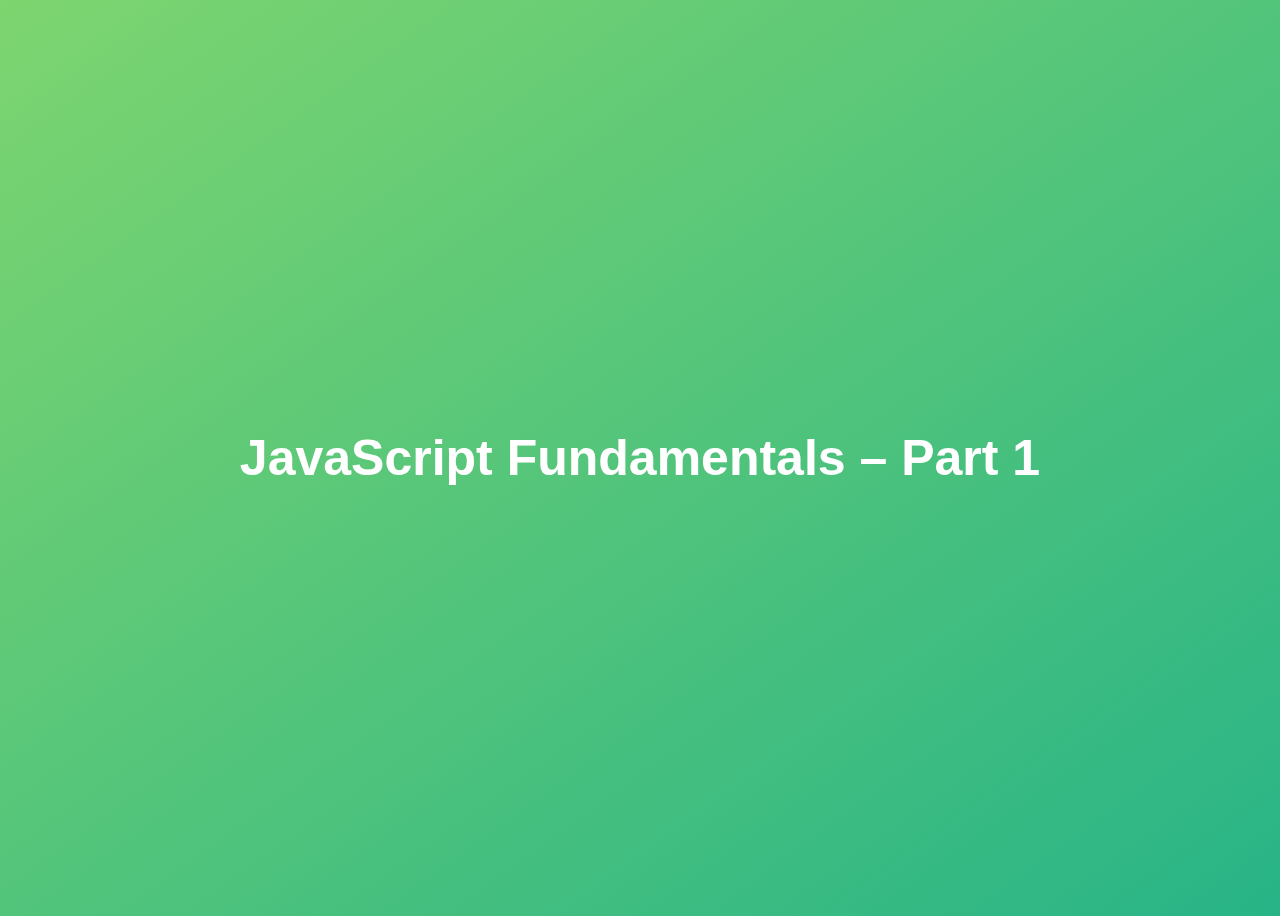
<file: 01-Fundamentals-Part-1/final/index.html>
<!DOCTYPE html>
<html lang="en">
  <head>
    <meta charset="UTF-8" />
    <meta name="viewport" content="width=device-width, initial-scale=1.0" />
    <meta http-equiv="X-UA-Compatible" content="ie=edge" />
    <title>JavaScript Fundamentals – Part 1</title>
    <style>
      body {
        height: 100vh;
        display: flex;
        align-items: center;
        background: linear-gradient(to top left, #28b487, #7dd56f);
      }
      h1 {
        font-family: sans-serif;
        font-size: 50px;
        line-height: 1.3;
        width: 100%;
        padding: 30px;
        text-align: center;
        color: white;
      }
    </style>
  </head>
  <body>
    <h1>JavaScript Fundamentals – Part 1</h1>

    <script src="script.js"></script>
  </body>
</html>
</file>
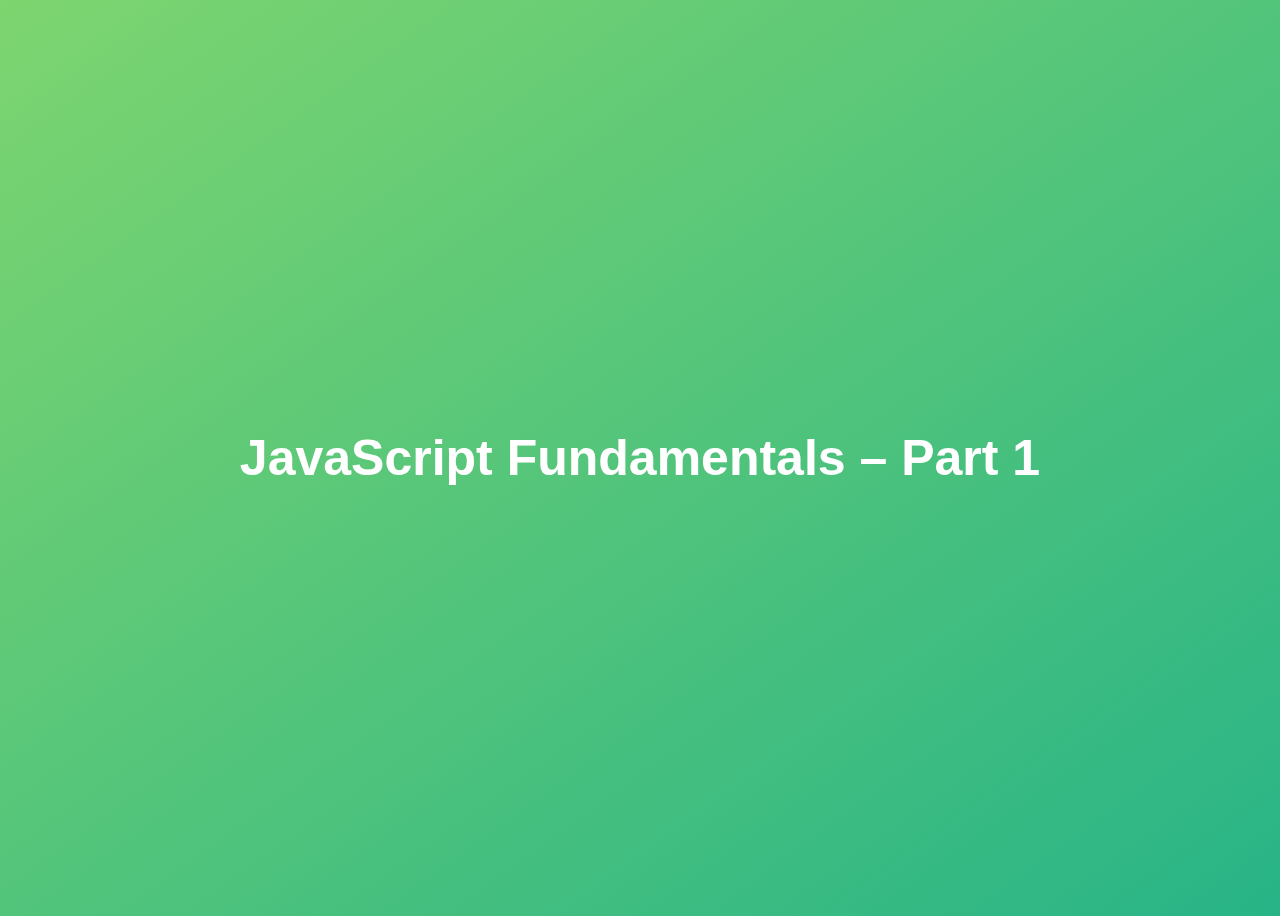
<file: 01-Fundamentals-Part-1/starter/index.html>
<!DOCTYPE html>
<html lang="en">
  <head>
    <meta charset="UTF-8" />
    <meta name="viewport" content="width=device-width, initial-scale=1.0" />
    <meta http-equiv="X-UA-Compatible" content="ie=edge" />
    <title>JavaScript Fundamentals – Part 1</title>
    <style>
      body {
        height: 100vh;
        display: flex;
        align-items: center;
        background: linear-gradient(to top left, #28b487, #7dd56f);
      }
      h1 {
        font-family: sans-serif;
        font-size: 50px;
        line-height: 1.3;
        width: 100%;
        padding: 30px;
        text-align: center;
        color: white;
      }
    </style>
  </head>
  <body>
    <h1>JavaScript Fundamentals – Part 1</h1>
  </body>
</html>
</file>
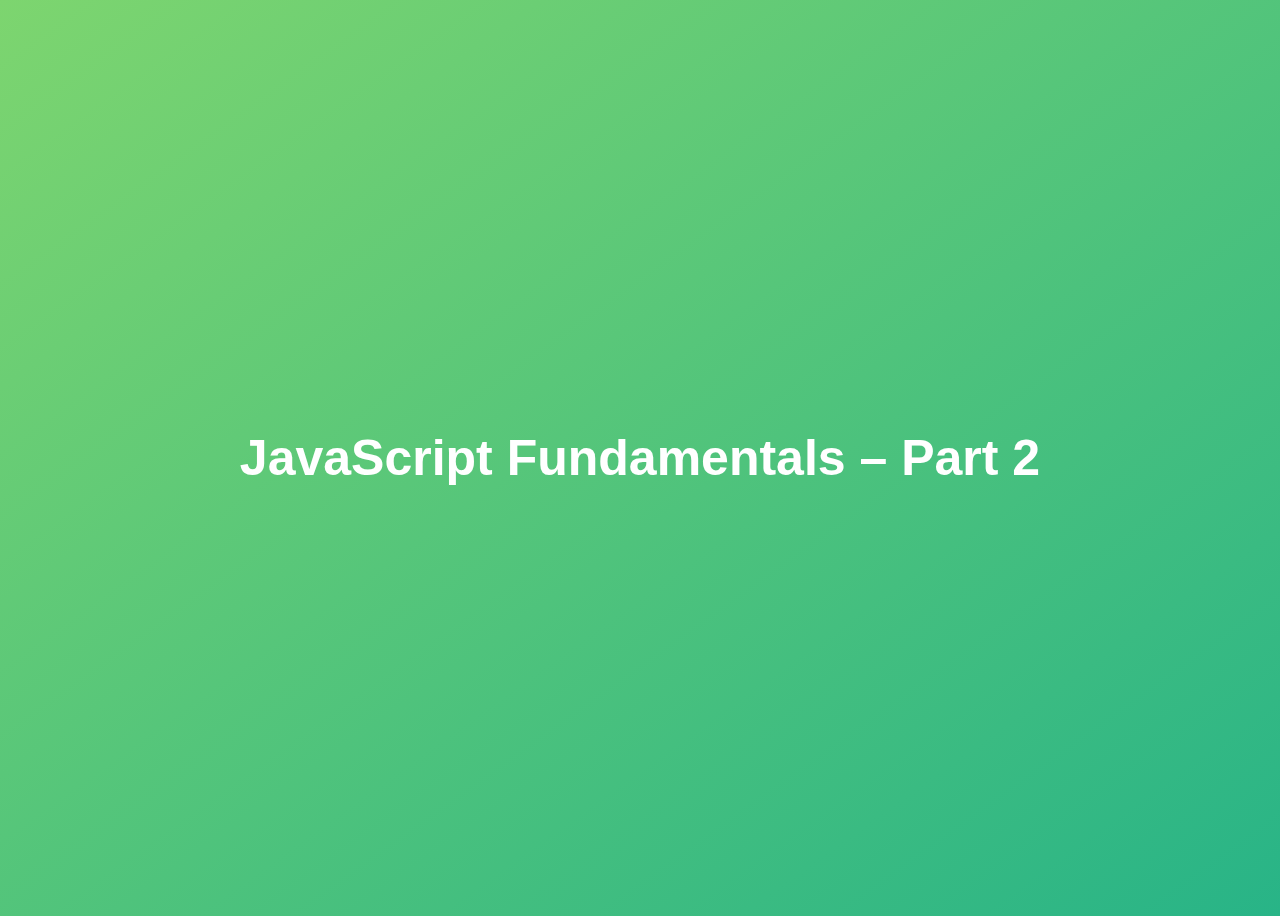
<file: 02-Fundamentals-Part-2/final/index.html>
<!DOCTYPE html>
<html lang="en">
  <head>
    <meta charset="UTF-8" />
    <meta name="viewport" content="width=device-width, initial-scale=1.0" />
    <meta http-equiv="X-UA-Compatible" content="ie=edge" />
    <title>JavaScript Fundamentals – Part 2</title>
    <style>
      body {
        height: 100vh;
        display: flex;
        align-items: center;
        background: linear-gradient(to top left, #28b487, #7dd56f);
      }
      h1 {
        font-family: sans-serif;
        font-size: 50px;
        line-height: 1.3;
        width: 100%;
        padding: 30px;
        text-align: center;
        color: white;
      }
    </style>
  </head>
  <body>
    <h1>JavaScript Fundamentals – Part 2</h1>
    <script src="script.js"></script>
  </body>
</html>
</file>
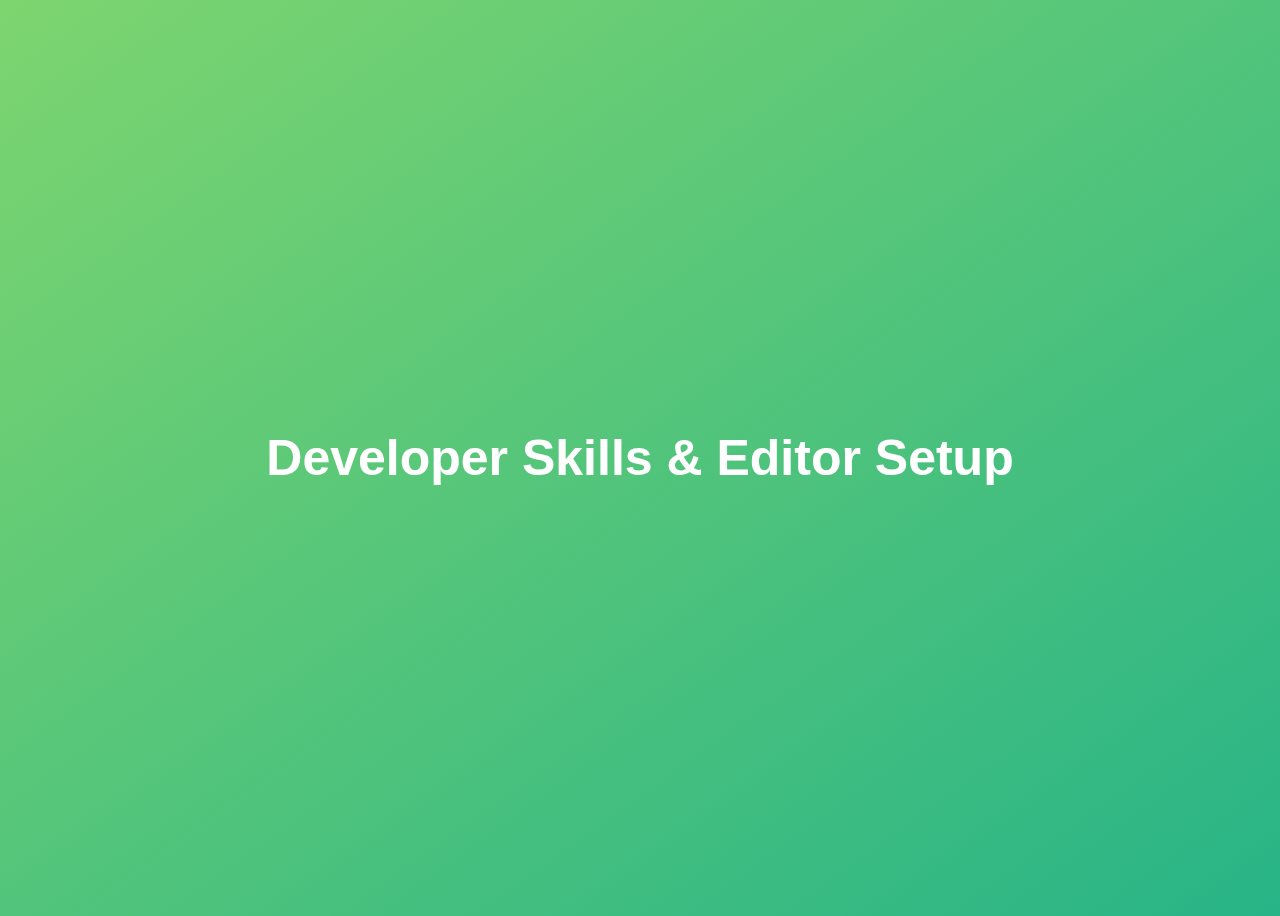
<file: 03-Developer-Skills/final/index.html>
<!DOCTYPE html>
<html lang="en">
  <head>
    <meta charset="UTF-8" />
    <meta name="viewport" content="width=device-width, initial-scale=1.0" />
    <meta http-equiv="X-UA-Compatible" content="ie=edge" />
    <title>Developer Skills & Editor Setup</title>
    <style>
      body {
        height: 100vh;
        display: flex;
        align-items: center;
        background: linear-gradient(to top left, #28b487, #7dd56f);
      }
      h1 {
        font-family: sans-serif;
        font-size: 50px;
        line-height: 1.3;
        width: 100%;
        padding: 30px;
        text-align: center;
        color: white;
      }
    </style>
  </head>
  <body>
    <h1>Developer Skills & Editor Setup</h1>
    <script src="script.js"></script>
  </body>
</html>
</file>
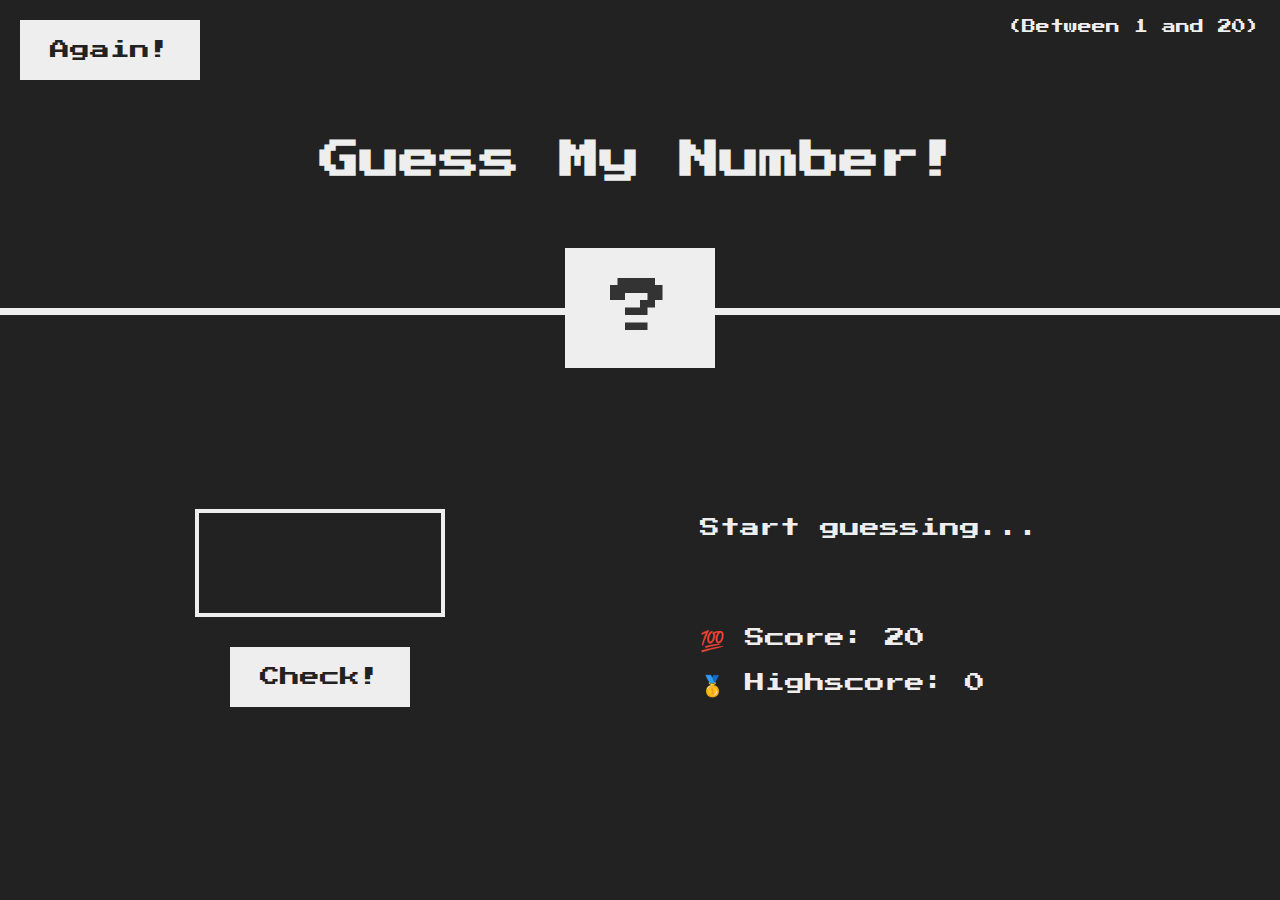
<file: 05-Guess-My-Number/final/index.html>
<!DOCTYPE html>
<html lang="en">
  <head>
    <meta charset="UTF-8" />
    <meta name="viewport" content="width=device-width, initial-scale=1.0" />
    <meta http-equiv="X-UA-Compatible" content="ie=edge" />
    <link rel="stylesheet" href="style.css" />
    <title>Guess My Number!</title>
  </head>
  <body>
    <header>
      <h1>Guess My Number!</h1>
      <p class="between">(Between 1 and 20)</p>
      <button class="btn again">Again!</button>
      <div class="number">?</div>
    </header>
    <main>
      <section class="left">
        <input type="number" class="guess" />
        <button class="btn check">Check!</button>
      </section>
      <section class="right">
        <p class="message">Start guessing...</p>
        <p class="label-score">💯 Score: <span class="score">20</span></p>
        <p class="label-highscore">
          🥇 Highscore: <span class="highscore">0</span>
        </p>
      </section>
    </main>
    <script src="script.js"></script>
  </body>
</html>
</file>
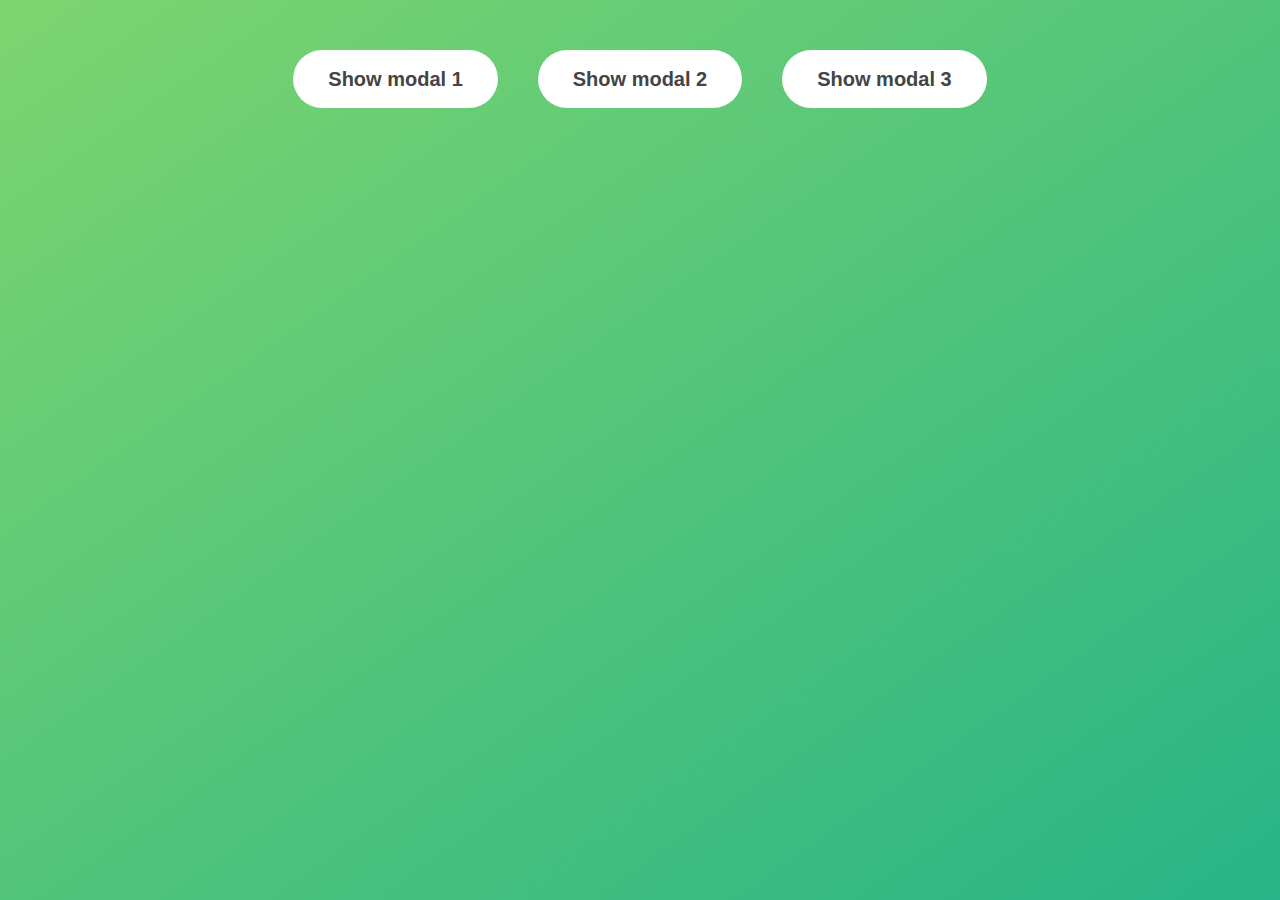
<file: 06-Modal/final/index.html>
<!DOCTYPE html>
<html lang="en">
  <head>
    <meta charset="UTF-8" />
    <meta name="viewport" content="width=device-width, initial-scale=1.0" />
    <meta http-equiv="X-UA-Compatible" content="ie=edge" />
    <link rel="stylesheet" href="style.css" />
    <title>Modal window</title>
  </head>
  <body>
    <button class="show-modal">Show modal 1</button>
    <button class="show-modal">Show modal 2</button>
    <button class="show-modal">Show modal 3</button>

    <div class="modal hidden">
      <button class="close-modal">&times;</button>
      <h1>I'm a modal window 😍</h1>
      <p>
        Lorem ipsum dolor sit amet, consectetur adipisicing elit, sed do eiusmod
        tempor incididunt ut labore et dolore magna aliqua. Ut enim ad minim
        veniam, quis nostrud exercitation ullamco laboris nisi ut aliquip ex ea
        commodo consequat. Duis aute irure dolor in reprehenderit in voluptate
        velit esse cillum dolore eu fugiat nulla pariatur. Excepteur sint
        occaecat cupidatat non proident, sunt in culpa qui officia deserunt
        mollit anim id est laborum.
      </p>
    </div>
    <div class="overlay hidden"></div>

    <script src="script.js"></script>
  </body>
</html>
</file>
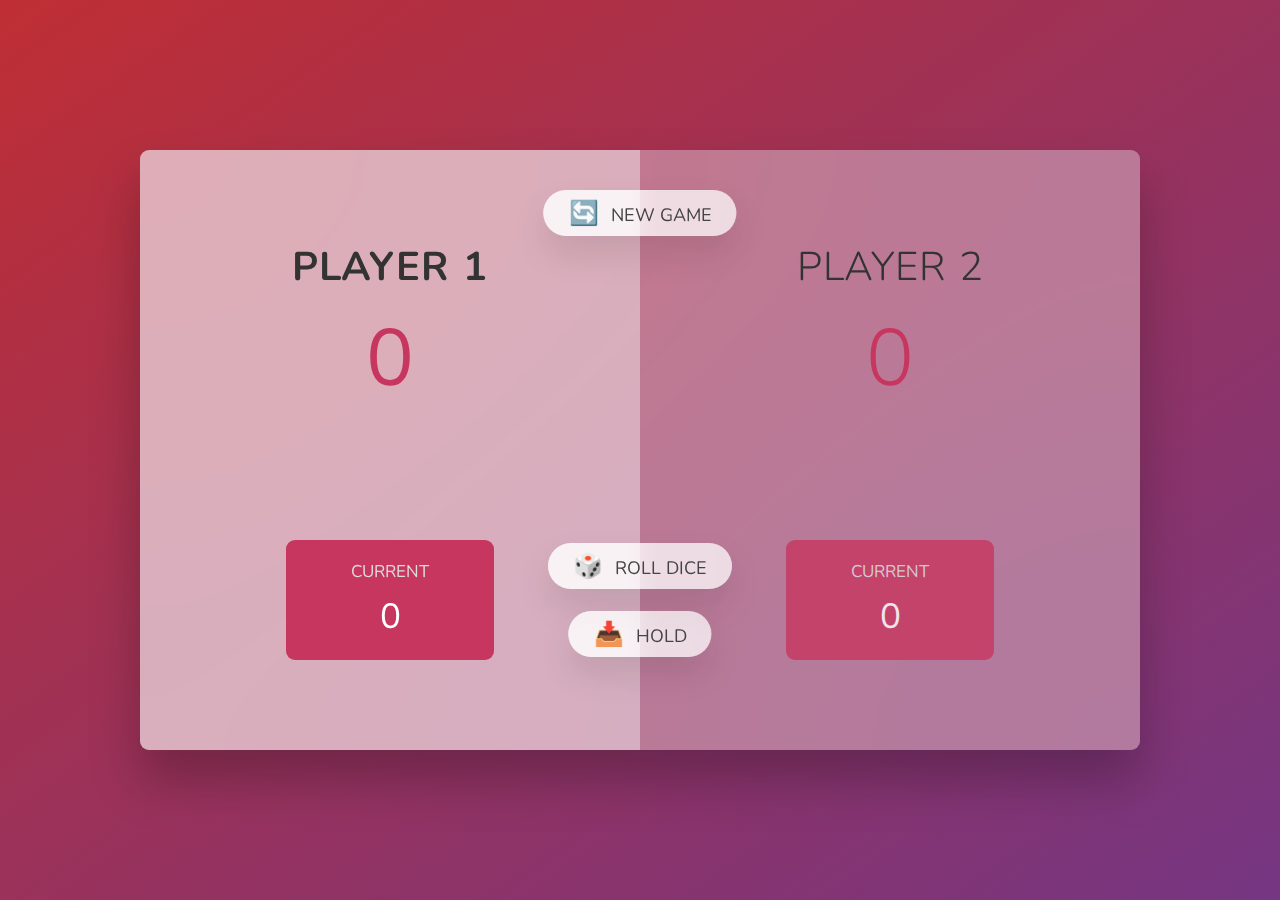
<file: 07-Pig-Game/final/index.html>
<!DOCTYPE html>
<html lang="en">
  <head>
    <meta charset="UTF-8" />
    <meta name="viewport" content="width=device-width, initial-scale=1.0" />
    <meta http-equiv="X-UA-Compatible" content="ie=edge" />
    <link rel="stylesheet" href="style.css" />
    <title>Pig Game</title>
  </head>
  <body>
    <main>
      <section class="player player--0 player--active">
        <h2 class="name" id="name--0">Player 1</h2>
        <p class="score" id="score--0">43</p>
        <div class="current">
          <p class="current-label">Current</p>
          <p class="current-score" id="current--0">0</p>
        </div>
      </section>
      <section class="player player--1">
        <h2 class="name" id="name--1">Player 2</h2>
        <p class="score" id="score--1">24</p>
        <div class="current">
          <p class="current-label">Current</p>
          <p class="current-score" id="current--1">0</p>
        </div>
      </section>

      <img src="dice-5.png" alt="Playing dice" class="dice" />
      <button class="btn btn--new">🔄 New game</button>
      <button class="btn btn--roll">🎲 Roll dice</button>
      <button class="btn btn--hold">📥 Hold</button>
    </main>
    <script src="script.js"></script>
  </body>
</html>
</file>
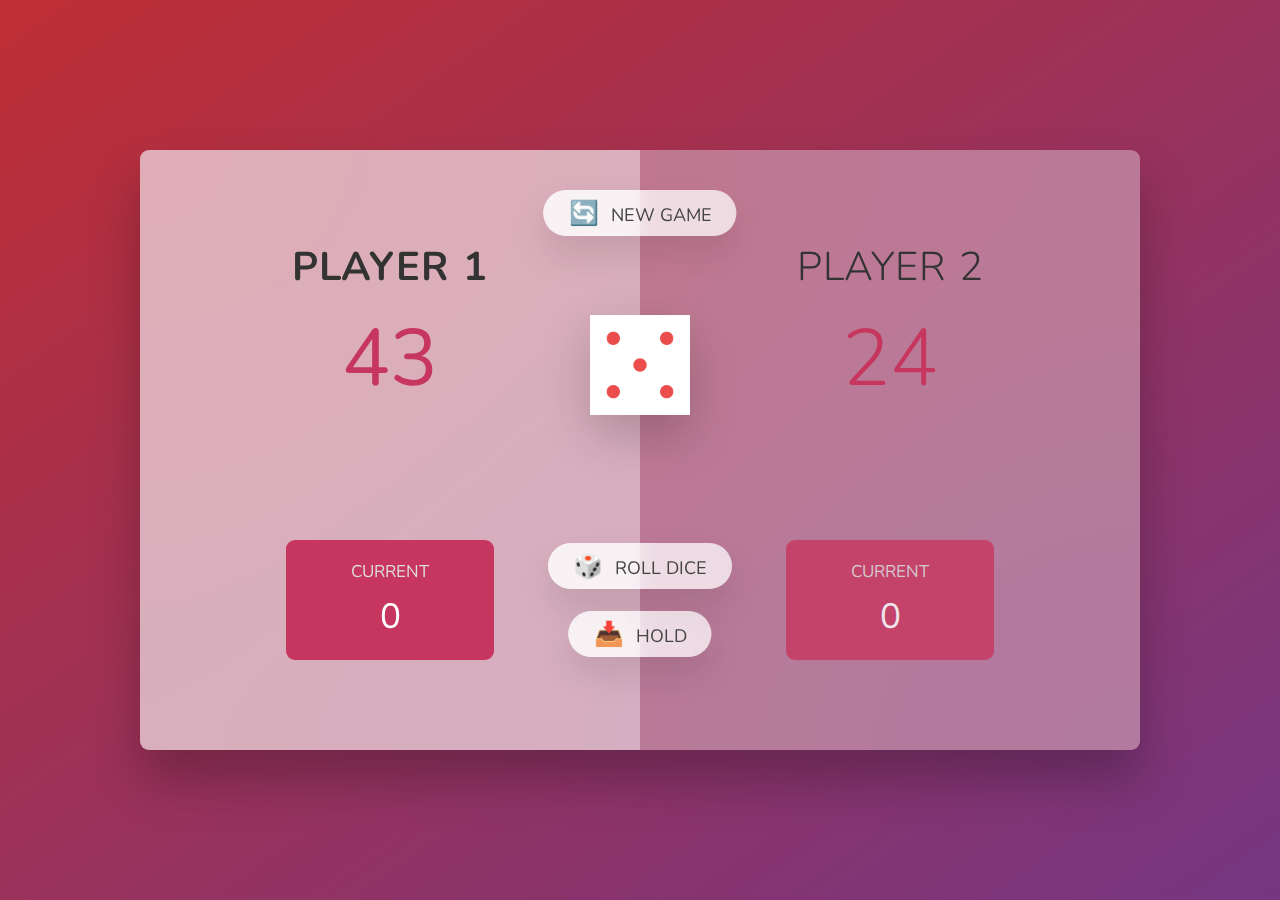
<file: 07-Pig-Game/starter/index.html>
<!DOCTYPE html>
<html lang="en">
  <head>
    <meta charset="UTF-8" />
    <meta name="viewport" content="width=device-width, initial-scale=1.0" />
    <meta http-equiv="X-UA-Compatible" content="ie=edge" />
    <link rel="stylesheet" href="style.css" />
    <title>Pig Game</title>
  </head>
  <body>
    <main>
      <section class="player player--0 player--active">
        <h2 class="name" id="name--0">Player 1</h2>
        <p class="score" id="score--0">43</p>
        <div class="current">
          <p class="current-label">Current</p>
          <p class="current-score" id="current--0">0</p>
        </div>
      </section>
      <section class="player player--1">
        <h2 class="name" id="name--1">Player 2</h2>
        <p class="score" id="score--1">24</p>
        <div class="current">
          <p class="current-label">Current</p>
          <p class="current-score" id="current--1">0</p>
        </div>
      </section>

      <img src="dice-5.png" alt="Playing dice" class="dice hidden" />
      <button class="btn btn--new">🔄 New game</button>
      <button class="btn btn--roll">🎲 Roll dice</button>
      <button class="btn btn--hold">📥 Hold</button>
    </main>
    <script src="script.js"></script>
  </body>
</html>
</file>
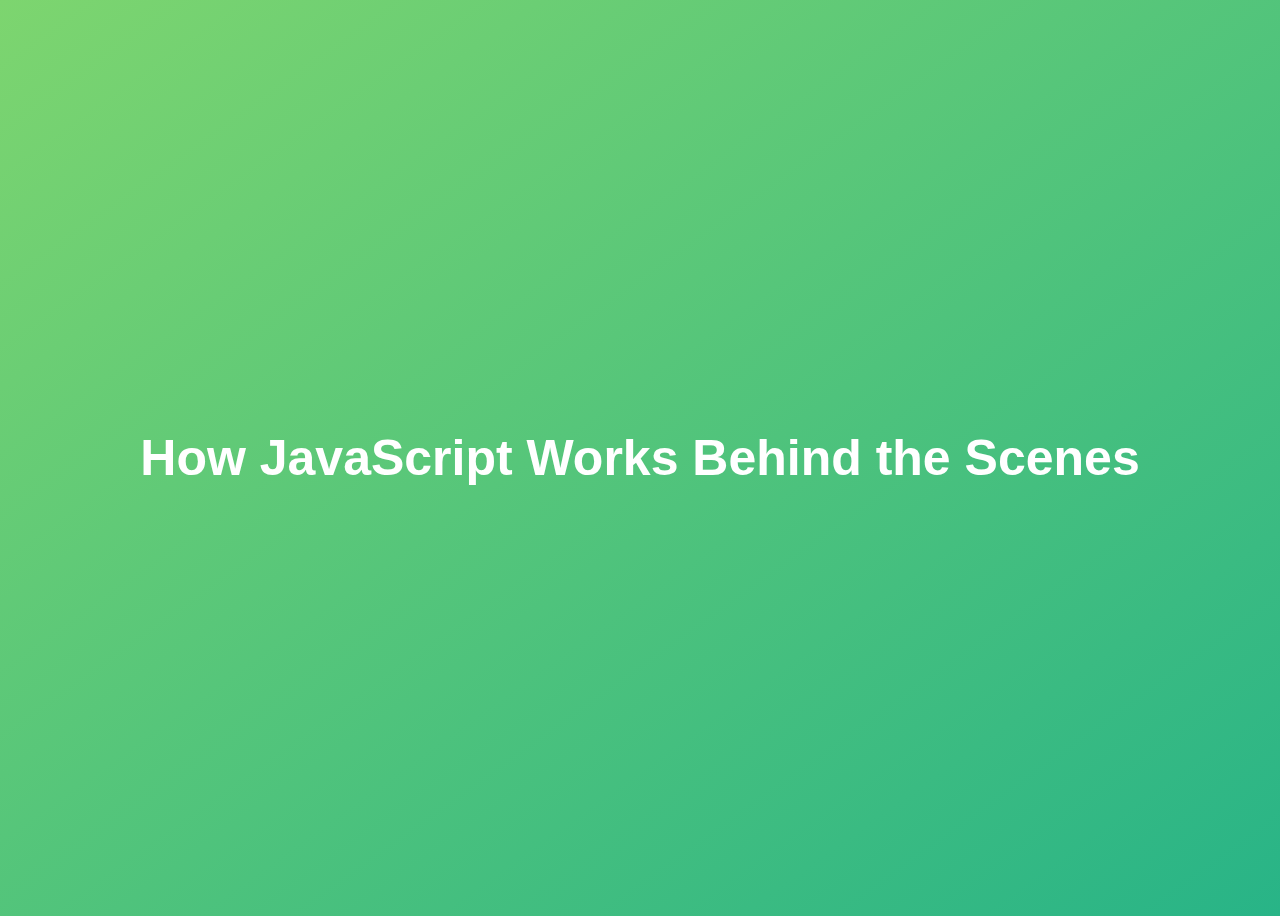
<file: 08-Behind-the-Scenes/final/index.html>
<!DOCTYPE html>
<html lang="en">
  <head>
    <meta charset="UTF-8" />
    <meta name="viewport" content="width=device-width, initial-scale=1.0" />
    <meta http-equiv="X-UA-Compatible" content="ie=edge" />
    <title>How JavaScript Works Behind the Scenes</title>
    <style>
      body {
        height: 100vh;
        display: flex;
        align-items: center;
        background: linear-gradient(to top left, #28b487, #7dd56f);
      }
      h1 {
        font-family: sans-serif;
        font-size: 50px;
        line-height: 1.3;
        width: 100%;
        padding: 30px;
        text-align: center;
        color: white;
      }
    </style>
  </head>
  <body>
    <h1>How JavaScript Works Behind the Scenes</h1>
    <script src="script.js"></script>
  </body>
</html>
</file>
<file: 05-Guess-My-Number/final/style.css>
@import url('https://fonts.googleapis.com/css?family=Press+Start+2P&display=swap');

* {
  margin: 0;
  padding: 0;
  box-sizing: inherit;
}

html {
  font-size: 62.5%;
  box-sizing: border-box;
}

body {
  font-family: 'Press Start 2P', sans-serif;
  color: #eee;
  background-color: #222;
  /* background-color: #60b347; */
}

/* LAYOUT */
header {
  position: relative;
  height: 35vh;
  border-bottom: 7px solid #eee;
}

main {
  height: 65vh;
  color: #eee;
  display: flex;
  align-items: center;
  justify-content: space-around;
}

.left {
  width: 52rem;
  display: flex;
  flex-direction: column;
  align-items: center;
}

.right {
  width: 52rem;
  font-size: 2rem;
}

/* ELEMENTS STYLE */
h1 {
  font-size: 4rem;
  text-align: center;
  position: absolute;
  width: 100%;
  top: 52%;
  left: 50%;
  transform: translate(-50%, -50%);
}

.number {
  background: #eee;
  color: #333;
  font-size: 6rem;
  width: 15rem;
  padding: 3rem 0rem;
  text-align: center;
  position: absolute;
  bottom: 0;
  left: 50%;
  transform: translate(-50%, 50%);
}

.between {
  font-size: 1.4rem;
  position: absolute;
  top: 2rem;
  right: 2rem;
}

.again {
  position: absolute;
  top: 2rem;
  left: 2rem;
}

.guess {
  background: none;
  border: 4px solid #eee;
  font-family: inherit;
  color: inherit;
  font-size: 5rem;
  padding: 2.5rem;
  width: 25rem;
  text-align: center;
  display: block;
  margin-bottom: 3rem;
}

.btn {
  border: none;
  background-color: #eee;
  color: #222;
  font-size: 2rem;
  font-family: inherit;
  padding: 2rem 3rem;
  cursor: pointer;
}

.btn:hover {
  background-color: #ccc;
}

.message {
  margin-bottom: 8rem;
  height: 3rem;
}

.label-score {
  margin-bottom: 2rem;
}
</file>
<file: 06-Modal/final/style.css>
* {
  margin: 0;
  padding: 0;
  box-sizing: inherit;
}

html {
  font-size: 62.5%;
  box-sizing: border-box;
}

body {
  font-family: sans-serif;
  color: #333;
  line-height: 1.5;
  height: 100vh;
  position: relative;
  display: flex;
  align-items: flex-start;
  justify-content: center;
  background: linear-gradient(to top left, #28b487, #7dd56f);
}

.show-modal {
  font-size: 2rem;
  font-weight: 600;
  padding: 1.75rem 3.5rem;
  margin: 5rem 2rem;
  border: none;
  background-color: #fff;
  color: #444;
  border-radius: 10rem;
  cursor: pointer;
}

.close-modal {
  position: absolute;
  top: 1.2rem;
  right: 2rem;
  font-size: 5rem;
  color: #333;
  cursor: pointer;
  border: none;
  background: none;
}

h1 {
  font-size: 2.5rem;
  margin-bottom: 2rem;
}

p {
  font-size: 1.8rem;
}

/* -------------------------- */
/* CLASSES TO MAKE MODAL WORK */
.hidden {
  display: none;
}

.modal {
  position: absolute;
  top: 50%;
  left: 50%;
  transform: translate(-50%, -50%);
  width: 70%;

  background-color: white;
  padding: 6rem;
  border-radius: 5px;
  box-shadow: 0 3rem 5rem rgba(0, 0, 0, 0.3);
  z-index: 10;
}

.overlay {
  position: absolute;
  top: 0;
  left: 0;
  width: 100%;
  height: 100%;
  background-color: rgba(0, 0, 0, 0.6);
  backdrop-filter: blur(3px);
  z-index: 5;
}
</file>
<file: 07-Pig-Game/final/style.css>
@import url('https://fonts.googleapis.com/css2?family=Nunito&display=swap');

* {
  margin: 0;
  padding: 0;
  box-sizing: inherit;
}

html {
  font-size: 62.5%;
  box-sizing: border-box;
}

body {
  font-family: 'Nunito', sans-serif;
  font-weight: 400;
  height: 100vh;
  color: #333;
  background-image: linear-gradient(to top left, #753682 0%, #bf2e34 100%);
  display: flex;
  align-items: center;
  justify-content: center;
}

/* LAYOUT */
main {
  position: relative;
  width: 100rem;
  height: 60rem;
  background-color: rgba(255, 255, 255, 0.35);
  backdrop-filter: blur(200px);
  filter: blur();
  box-shadow: 0 3rem 5rem rgba(0, 0, 0, 0.25);
  border-radius: 9px;
  overflow: hidden;
  display: flex;
}

.player {
  flex: 50%;
  padding: 9rem;
  display: flex;
  flex-direction: column;
  align-items: center;
  transition: all 0.75s;
}

/* ELEMENTS */
.name {
  position: relative;
  font-size: 4rem;
  text-transform: uppercase;
  letter-spacing: 1px;
  word-spacing: 2px;
  font-weight: 300;
  margin-bottom: 1rem;
}

.score {
  font-size: 8rem;
  font-weight: 300;
  color: #c7365f;
  margin-bottom: auto;
}

.player--active {
  background-color: rgba(255, 255, 255, 0.4);
}
.player--active .name {
  font-weight: 700;
}
.player--active .score {
  font-weight: 400;
}

.player--active .current {
  opacity: 1;
}

.current {
  background-color: #c7365f;
  opacity: 0.8;
  border-radius: 9px;
  color: #fff;
  width: 65%;
  padding: 2rem;
  text-align: center;
  transition: all 0.75s;
}

.current-label {
  text-transform: uppercase;
  margin-bottom: 1rem;
  font-size: 1.7rem;
  color: #ddd;
}

.current-score {
  font-size: 3.5rem;
}

/* ABSOLUTE POSITIONED ELEMENTS */
.btn {
  position: absolute;
  left: 50%;
  transform: translateX(-50%);
  color: #444;
  background: none;
  border: none;
  font-family: inherit;
  font-size: 1.8rem;
  text-transform: uppercase;
  cursor: pointer;
  font-weight: 400;
  transition: all 0.2s;

  background-color: white;
  background-color: rgba(255, 255, 255, 0.6);
  backdrop-filter: blur(10px);

  padding: 0.7rem 2.5rem;
  border-radius: 50rem;
  box-shadow: 0 1.75rem 3.5rem rgba(0, 0, 0, 0.1);
}

.btn::first-letter {
  font-size: 2.4rem;
  display: inline-block;
  margin-right: 0.7rem;
}

.btn--new {
  top: 4rem;
}
.btn--roll {
  top: 39.3rem;
}
.btn--hold {
  top: 46.1rem;
}

.btn:active {
  transform: translate(-50%, 3px);
  box-shadow: 0 1rem 2rem rgba(0, 0, 0, 0.15);
}

.btn:focus {
  outline: none;
}

.dice {
  position: absolute;
  left: 50%;
  top: 16.5rem;
  transform: translateX(-50%);
  height: 10rem;
  box-shadow: 0 2rem 5rem rgba(0, 0, 0, 0.2);
}

.player--winner {
  background-color: #2f2f2f;
}

.player--winner .name {
  font-weight: 700;
  color: #c7365f;
}

.hidden {
  display: none;
}
</file>
<file: 07-Pig-Game/starter/style.css>
@import url('https://fonts.googleapis.com/css2?family=Nunito&display=swap');

* {
  margin: 0;
  padding: 0;
  box-sizing: inherit;
}

html {
  font-size: 62.5%;
  box-sizing: border-box;
}

body {
  font-family: 'Nunito', sans-serif;
  font-weight: 400;
  height: 100vh;
  color: #333;
  background-image: linear-gradient(to top left, #753682 0%, #bf2e34 100%);
  display: flex;
  align-items: center;
  justify-content: center;
}

/* LAYOUT */
main {
  position: relative;
  width: 100rem;
  height: 60rem;
  background-color: rgba(255, 255, 255, 0.35);
  backdrop-filter: blur(200px);
  filter: blur();
  box-shadow: 0 3rem 5rem rgba(0, 0, 0, 0.25);
  border-radius: 9px;
  overflow: hidden;
  display: flex;
}

.player {
  flex: 50%;
  padding: 9rem;
  display: flex;
  flex-direction: column;
  align-items: center;
  transition: all 0.75s;
}

/* ELEMENTS */
.name {
  position: relative;
  font-size: 4rem;
  text-transform: uppercase;
  letter-spacing: 1px;
  word-spacing: 2px;
  font-weight: 300;
  margin-bottom: 1rem;
}

.score {
  font-size: 8rem;
  font-weight: 300;
  color: #c7365f;
  margin-bottom: auto;
}

.player--active {
  background-color: rgba(255, 255, 255, 0.4);
}
.player--active .name {
  font-weight: 700;
}
.player--active .score {
  font-weight: 400;
}

.player--active .current {
  opacity: 1;
}

.current {
  background-color: #c7365f;
  opacity: 0.8;
  border-radius: 9px;
  color: #fff;
  width: 65%;
  padding: 2rem;
  text-align: center;
  transition: all 0.75s;
}

.current-label {
  text-transform: uppercase;
  margin-bottom: 1rem;
  font-size: 1.7rem;
  color: #ddd;
}

.current-score {
  font-size: 3.5rem;
}

/* ABSOLUTE POSITIONED ELEMENTS */
.btn {
  position: absolute;
  left: 50%;
  transform: translateX(-50%);
  color: #444;
  background: none;
  border: none;
  font-family: inherit;
  font-size: 1.8rem;
  text-transform: uppercase;
  cursor: pointer;
  font-weight: 400;
  transition: all 0.2s;

  background-color: white;
  background-color: rgba(255, 255, 255, 0.6);
  backdrop-filter: blur(10px);

  padding: 0.7rem 2.5rem;
  border-radius: 50rem;
  box-shadow: 0 1.75rem 3.5rem rgba(0, 0, 0, 0.1);
}

.btn::first-letter {
  font-size: 2.4rem;
  display: inline-block;
  margin-right: 0.7rem;
}

.btn--new {
  top: 4rem;
}
.btn--roll {
  top: 39.3rem;
}
.btn--hold {
  top: 46.1rem;
}

.btn:active {
  transform: translate(-50%, 3px);
  box-shadow: 0 1rem 2rem rgba(0, 0, 0, 0.15);
}

.btn:focus {
  outline: none;
}

.dice {
  position: absolute;
  left: 50%;
  top: 16.5rem;
  transform: translateX(-50%);
  height: 10rem;
  box-shadow: 0 2rem 5rem rgba(0, 0, 0, 0.2);
}

.player--winner {
  background-color: #2f2f2f;
}

.player--winner .name {
  font-weight: 700;
  color: #c7365f;
}
</file>
